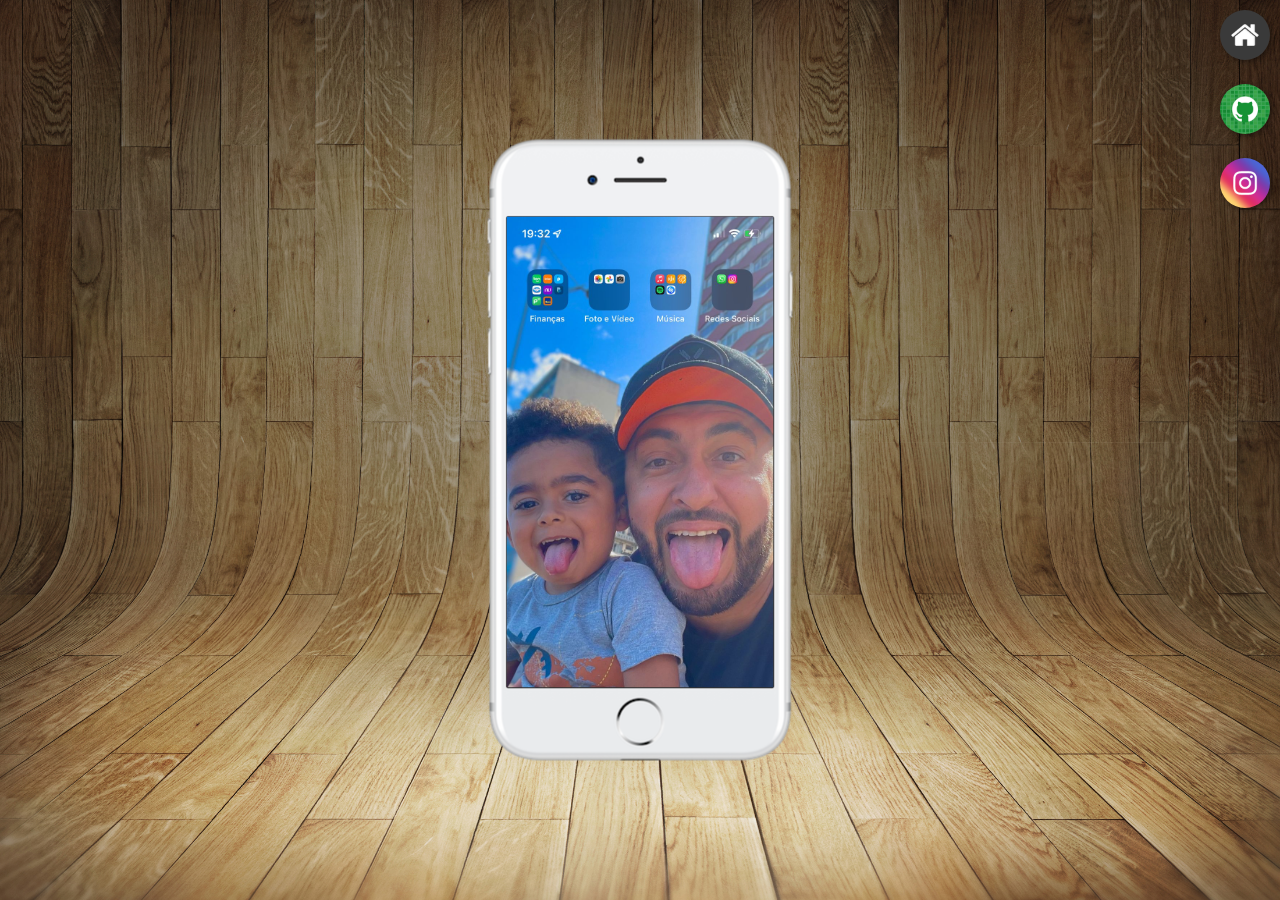
<file: index.html>
<!DOCTYPE html>
<html lang="pt-br">
<head>
    <meta charset="UTF-8">
    <meta http-equiv="X-UA-Compatible" content="IE=edge">
    <meta name="viewport" content="width=device-width, initial-scale=1.0">
    <title>Projeto Redes Sociais</title>
    <link rel="shortcut icon" href="favicon.ico" type="image/x-icon">
    <link rel="stylesheet" href="estilos/style.css">
</head>
<body>
    <main>
        <section id="telefone">
            <iframe src="home.html" name="tela" id="tela" frameborder="0">
                Seu navegador não é compatível com isso.
            </iframe>
        </section>
        <section id="redes-sociais">
            <a href="home.html" target="tela"><img src="imagens/logo-home.jpg" alt="Home"></a><br>
            <a href="github.html" target="tela"><img
            src="imagens/logo-github.jpg" alt="GitHub"></a><br>
            <a href="instagram.html" target="tela"><img src="imagens/logo-instagram.jpg" alt="Instagram"></a><br>
            
        </section>
    </main>
</body>
</html>
</file>
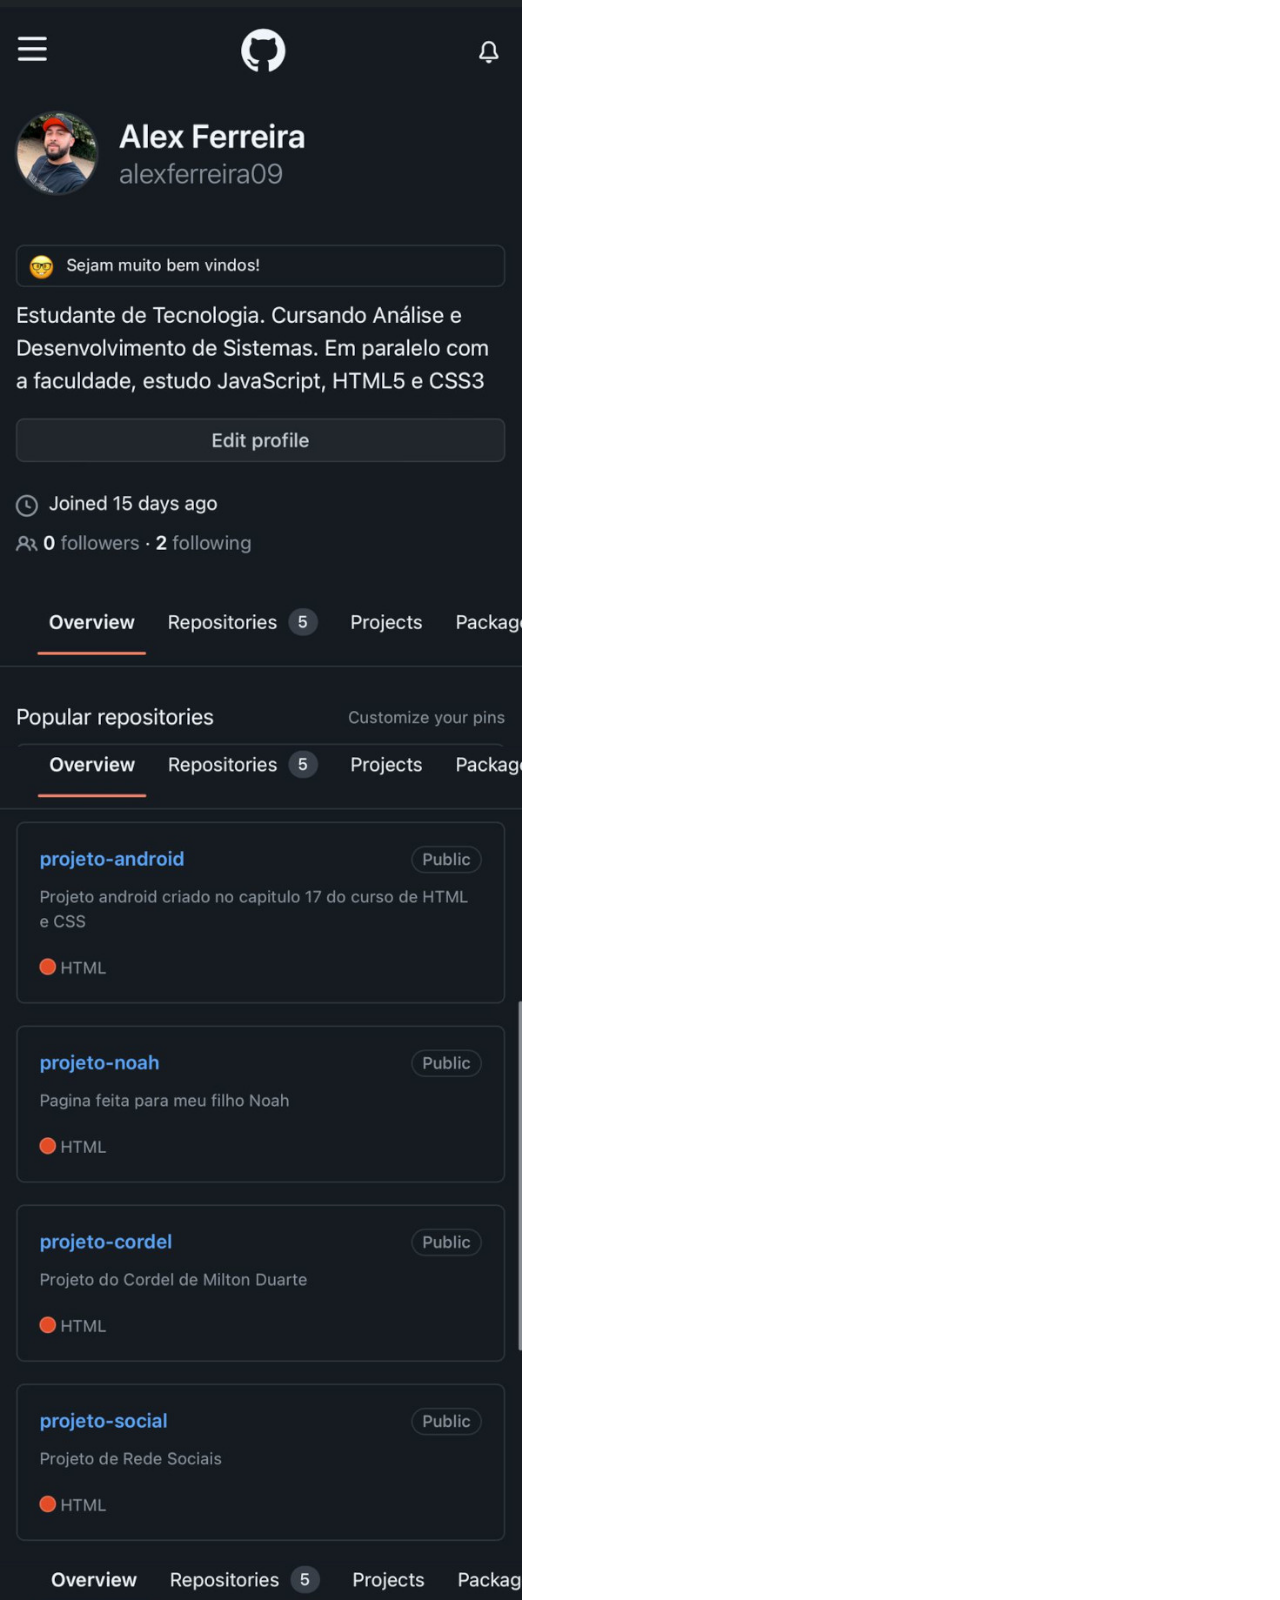
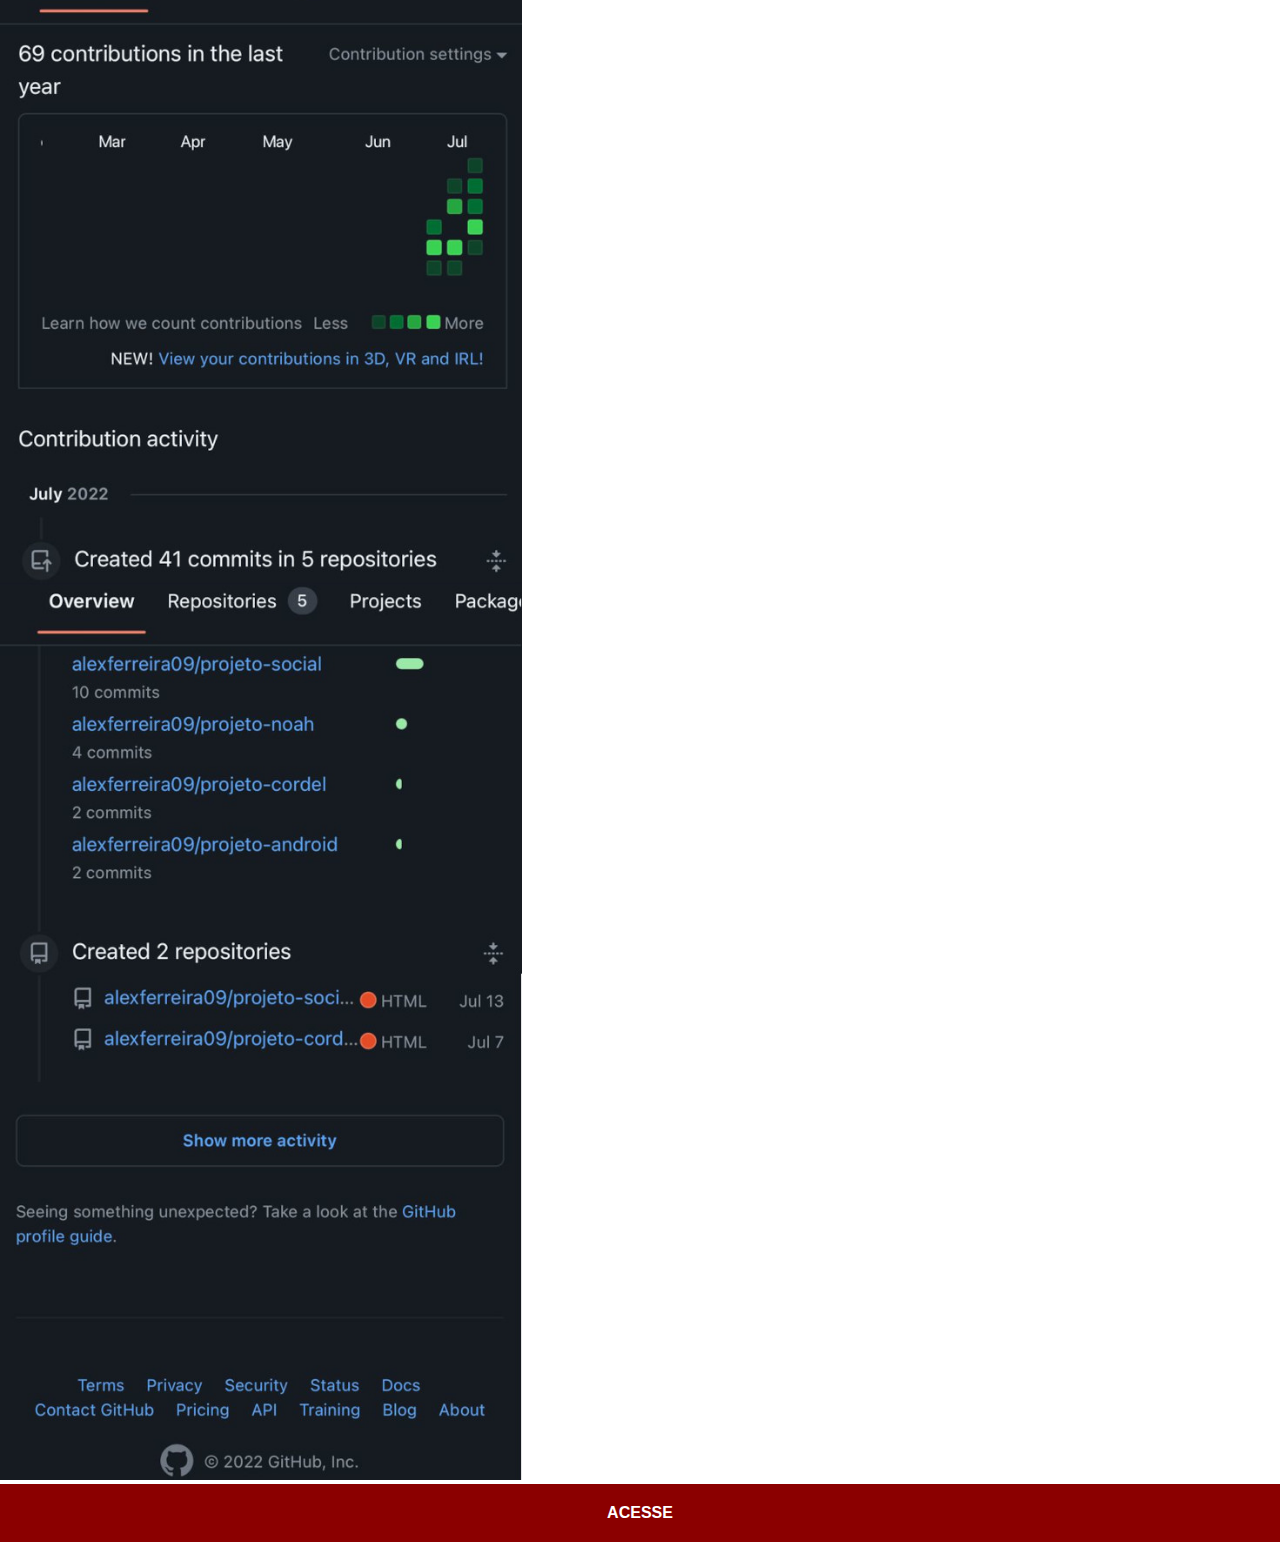
<file: github.html>
<!DOCTYPE html>
<html lang="pt-br">
<head>
    <meta charset="UTF-8">
    <meta http-equiv="X-UA-Compatible" content="IE=edge">
    <meta name="viewport" content="width=device-width, initial-scale=1.0">
    <title>Github</title>
</head>
<style>
    * {
        margin: 0px;
        padding: 0px;
        font-family: Arial, Helvetica, sans-serif;
    }

    ::-webkit-scrollbar {
        width: 0px;
        height: 0px;
    }

    img {
        width: 58vh;
    }

    a {
        display: block;
        background-color: darkred;
        color: white;
        padding: 20px;
        text-align: center;
        font-weight: bolder;
        text-decoration: none;
    }

    a:hover {
        background-color: red;
    }


</style>
<body>
    <img src="imagens/gitalex.jpg" alt="Github">
    <a href="https://github.com/alexferreira09" target="_blank">ACESSE</a>
</body>
</html>
</file>
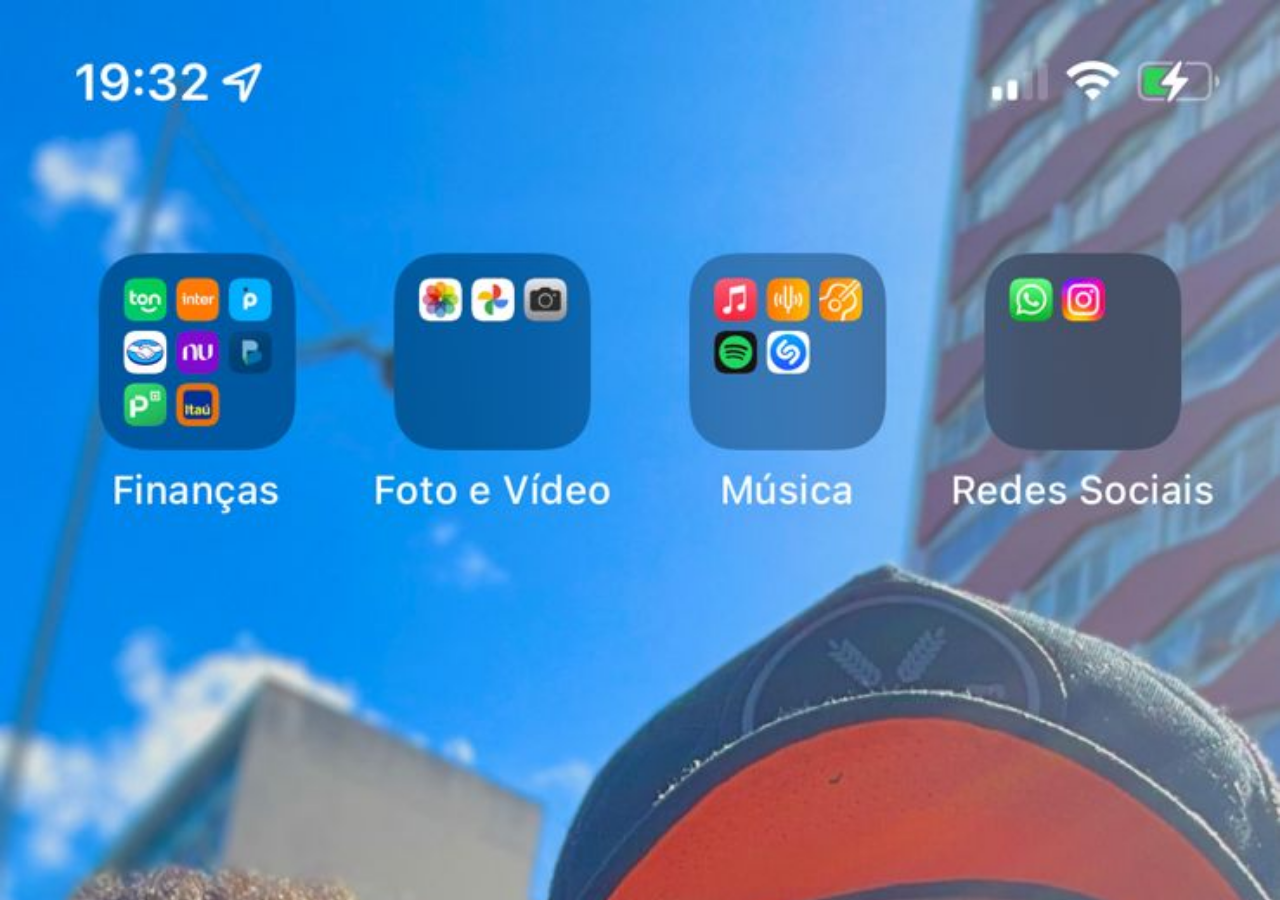
<file: home.html>
<!DOCTYPE html>
<html lang="pt-br">
<head>
    <meta charset="UTF-8">
    <meta http-equiv="X-UA-Compatible" content="IE=edge">
    <meta name="viewport" content="width=device-width, initial-scale=1.0">
    <title>Home</title>
</head>
<style>
    * {
        margin: 0px;
        padding: 0px;
    }

    body {
        width: 100vw;
        height: 100vh;
        background: black url('imagens/iphonealex.jpeg') no-repeat top center;
        background-size: cover ;
    }
</style>
<body>
    
</body>
</html>
</file>
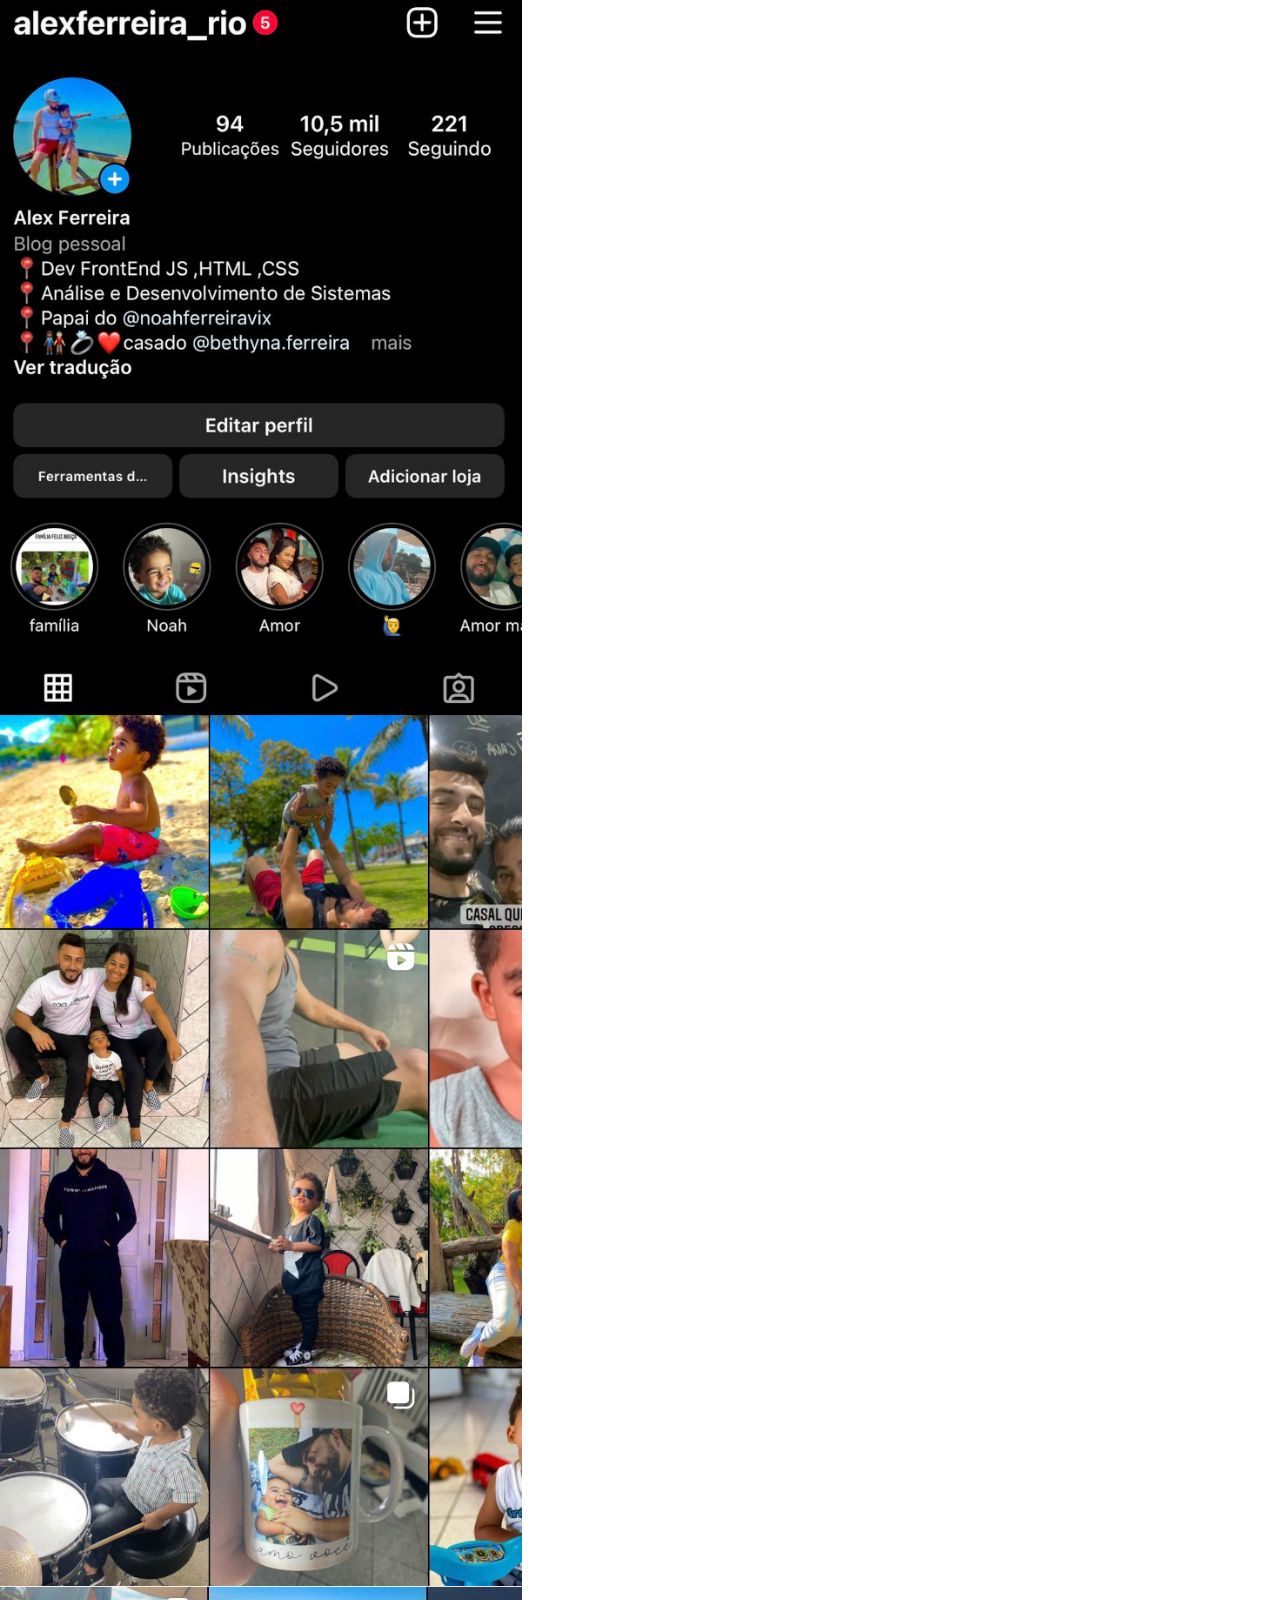
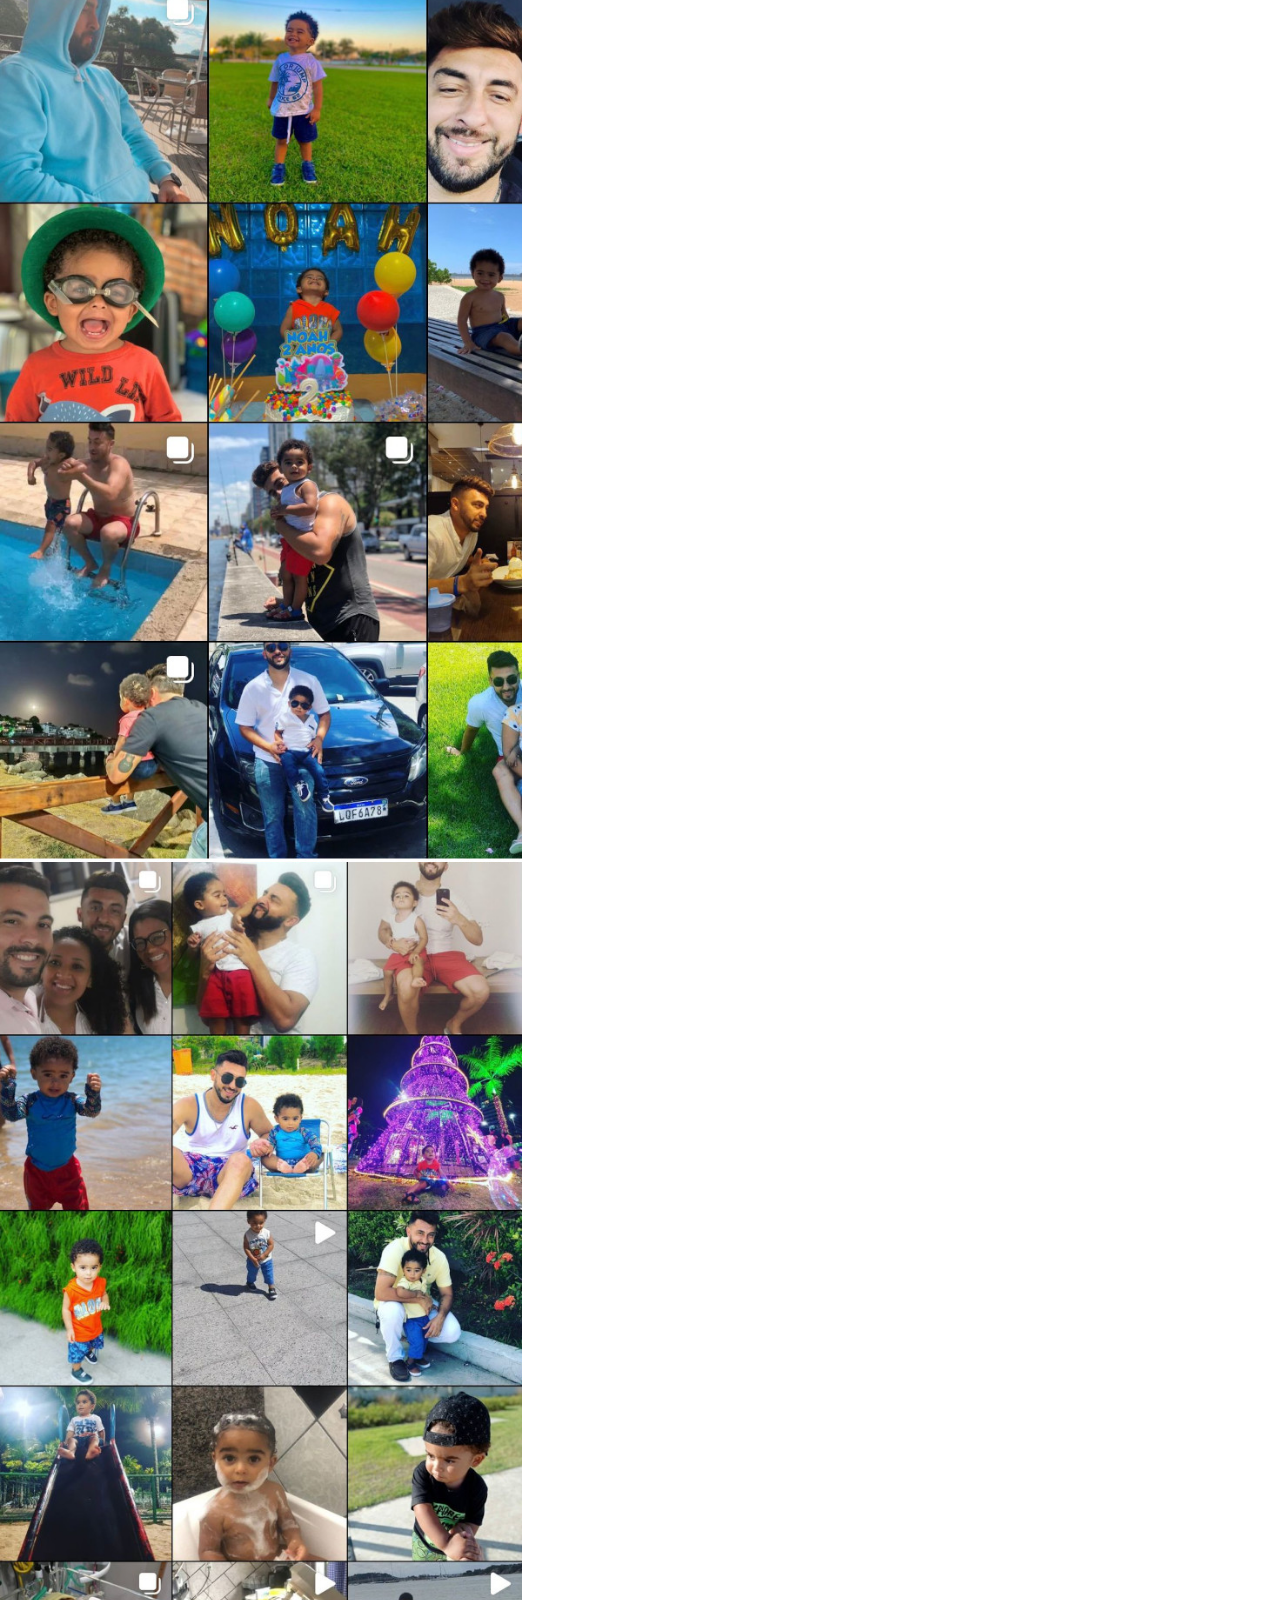
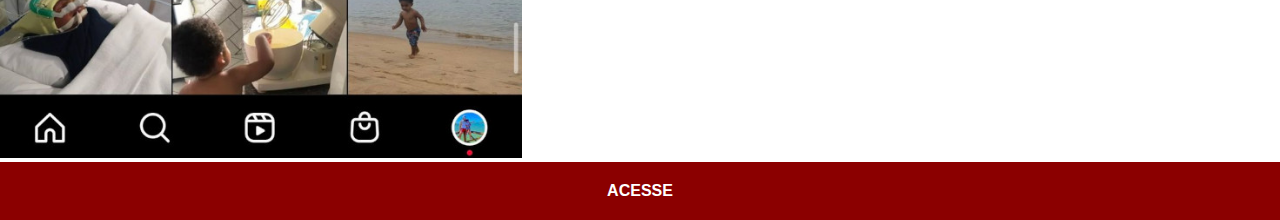
<file: instagram.html>
<!DOCTYPE html>
<html lang="pt-br">
<head>
    <meta charset="UTF-8">
    <meta http-equiv="X-UA-Compatible" content="IE=edge">
    <meta name="viewport" content="width=device-width, initial-scale=1.0">
    <title>Instagram</title>
</head>
<style>
    * {
        margin: 0px;
        padding: 0px;
        font-family: Arial, Helvetica, sans-serif;
    }

    ::-webkit-scrollbar {
        width: 0px;
        height: 0px;
    }

    body {
        background-size: cover;
    }

    img {
        width: 58vh;
        background-size: cover;
    }

    a {
        display: block;
        background-color: darkred;
        color: white;
        padding: 20px;
        text-align: center;
        font-weight: bolder;
        text-decoration: none;
    }

    a:hover {
        background-color: red;
    }


</style>
<body>
    <img src="imagens/instagram-alex.jpg" width="50" alt="Instagram">
    <a href="https://www.instagram.com/alexferreira_rio/" target="_blank">ACESSE</a>
</body>
</html>
</file>
<file: estilos/style.css>
@charset "UTF-8";

* {
    margin: 0px;
    padding: 0px;
    font-family: Arial, Helvetica, sans-serif;
}

html, body {
    height: 100vh;
    width: 100vw;
    background-color: black;
}

body {
    background: url('../imagens/fundo-madeira.jpg') no-repeat top center;
    background-size: cover;
    background-attachment: fixed;
}

main {
    height: 100vh;
    position: relative;
}

section#telefone {
    height: 627px;
    width: 311px;
    background: url('../imagens/frame-iphone.png') no-repeat;

    position: absolute;
    top: 50%;
    left: 50%;
    transform:translate(-50%, -50%) ;
}

iframe#tela {
    position: relative;
    top: 80px;
    left: 22px;
    width: 267px;
    height: 471px;
}

section#redes-sociais img {
    width: 50px;
    margin: 10px;
    border-radius:50% ;
    box-shadow: 2px 2px 5px rgba(0, 0, 0, 0.400);
    box-sizing: border-box;
}

section#redes-sociais {
    text-align: right;
}

section#redes-sociais img:hover {
    border: 2px solid rgba(255, 255, 255, 0.637);
    transform: translate(-3px, -3px);
    box-shadow: 5px 5px 10px rgba(0, 0, 0, 0.623);
    transition: transform .3s, border 1s;
}
</file>
